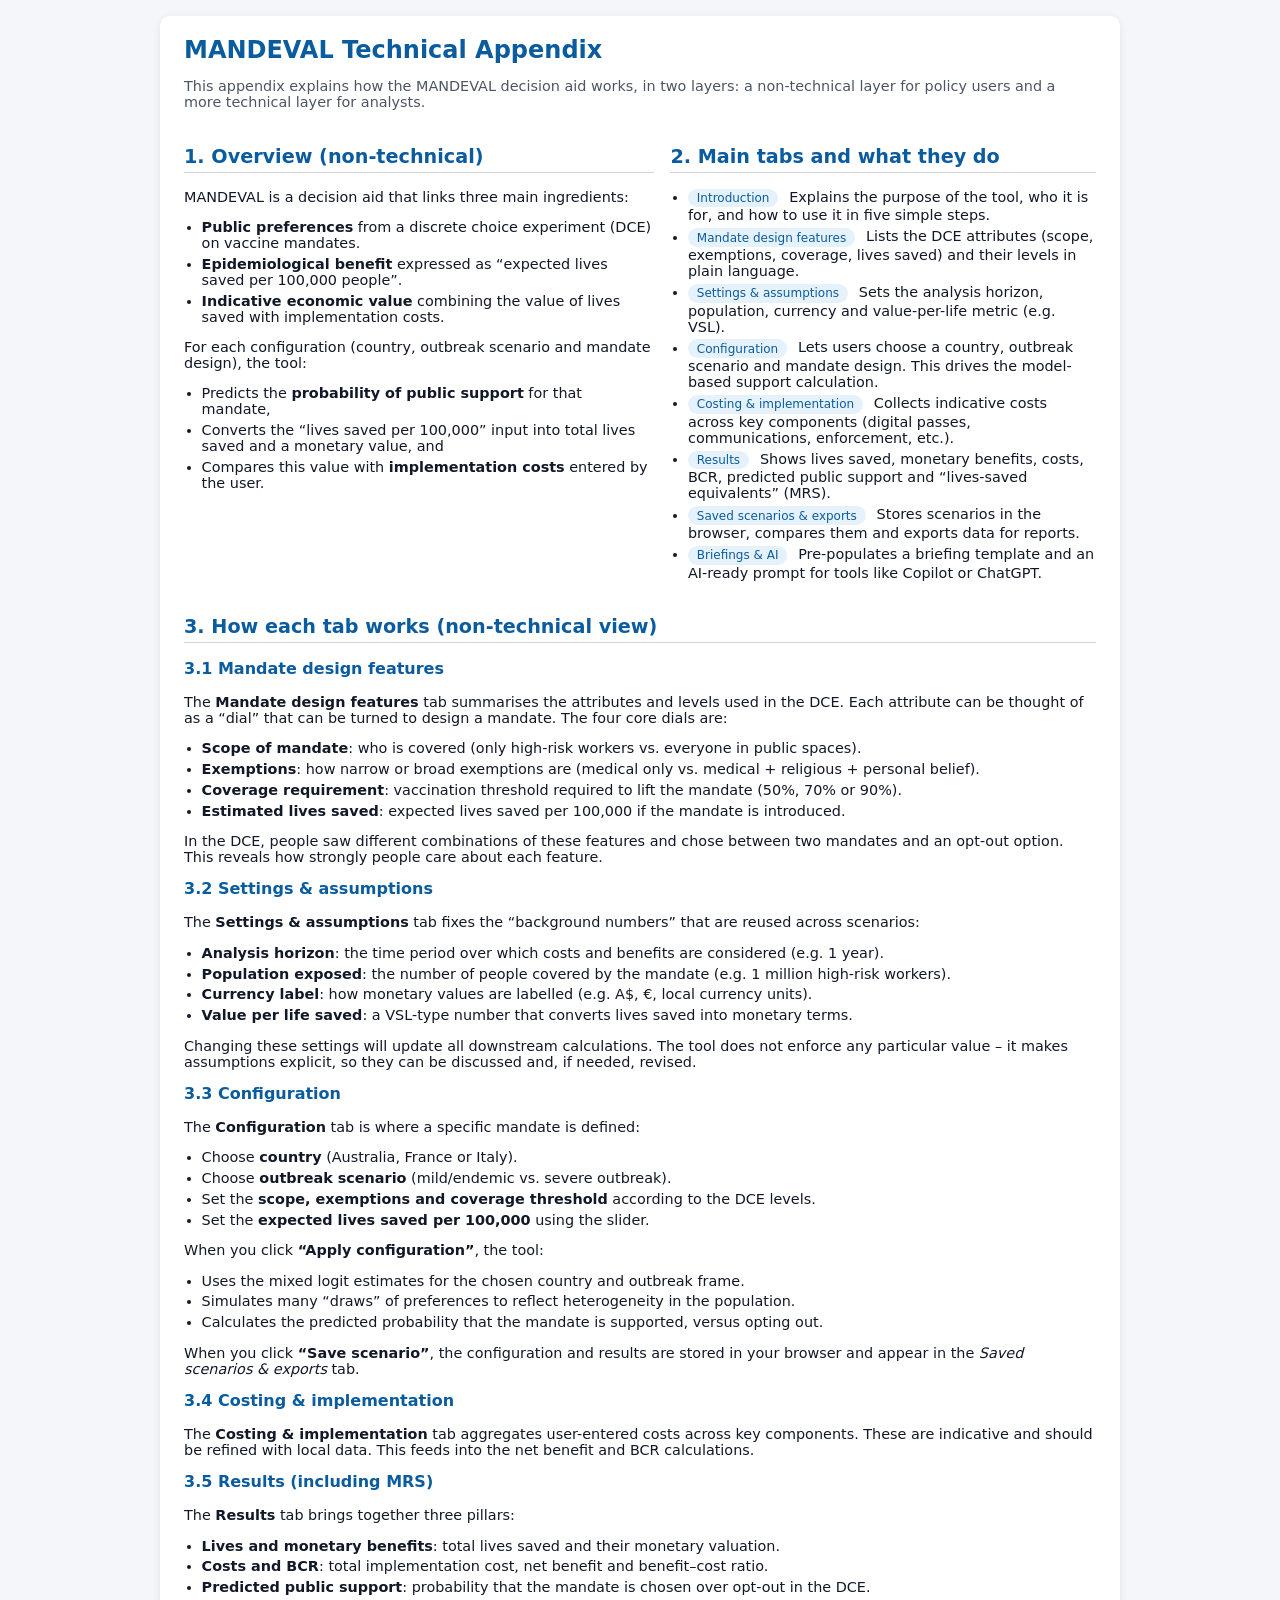
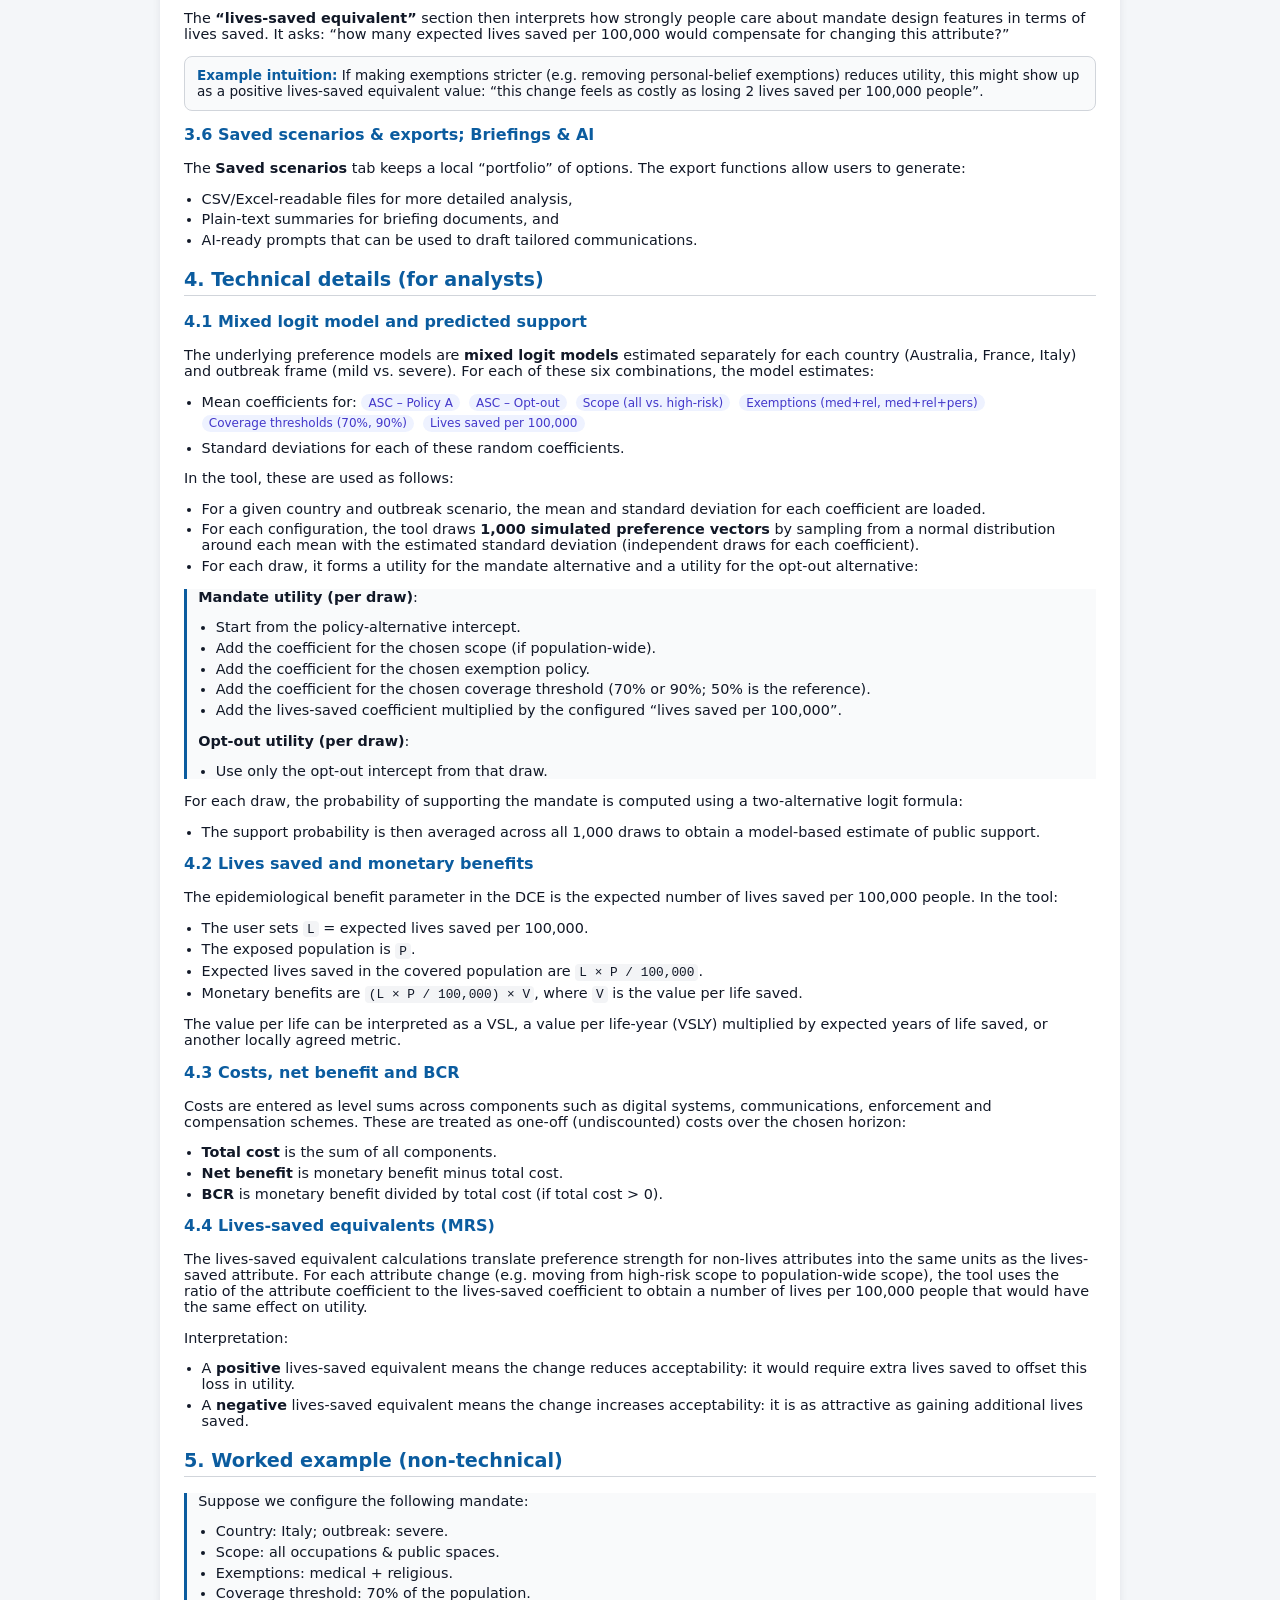
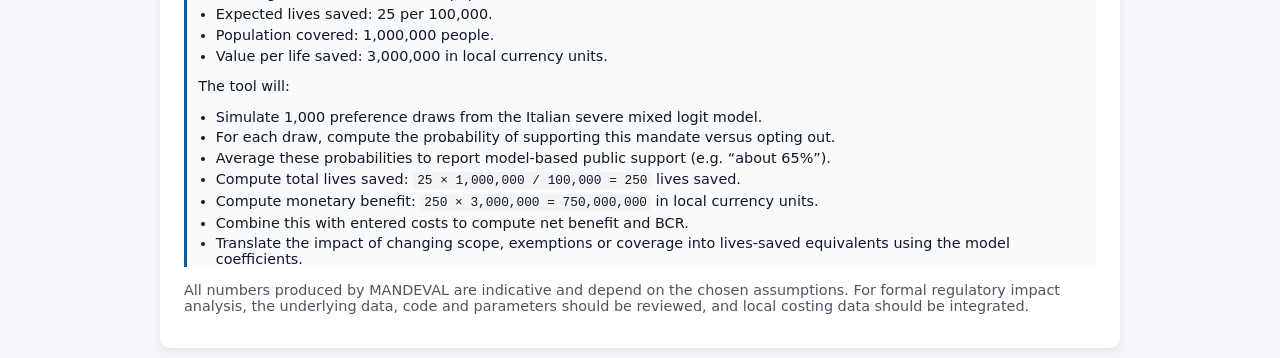
<file: technical-appendix.html>
<!DOCTYPE html>
<html lang="en">
<head>
  <meta charset="UTF-8">
  <title>MANDEVAL Technical Appendix</title>
  <meta name="viewport" content="width=device-width, initial-scale=1">
  <style>
    :root {
      --bg-body: #f4f6f9;
      --bg-card: #ffffff;
      --text-main: #111827;
      --text-muted: #4b5563;
      --accent: #0b5c9f;
      --accent-soft: #e5f2fb;
      --border-soft: #d1d5db;
      --font-main: system-ui, -apple-system, BlinkMacSystemFont, "Segoe UI",
        "Helvetica Neue", Arial, sans-serif;
    }

    * {
      box-sizing: border-box;
    }

    body {
      margin: 0;
      padding: 1rem;
      font-family: var(--font-main);
      background: var(--bg-body);
      color: var(--text-main);
    }

    .page {
      max-width: 960px;
      margin: 0 auto;
      background: var(--bg-card);
      border-radius: 10px;
      padding: 1.25rem 1.5rem;
      box-shadow: 0 2px 8px rgba(15, 23, 42, 0.08);
    }

    h1, h2, h3 {
      margin-top: 0;
      color: var(--accent);
    }

    h1 {
      font-size: 1.5rem;
      margin-bottom: 0.5rem;
    }

    h2 {
      font-size: 1.2rem;
      margin-top: 1.25rem;
      border-bottom: 1px solid var(--border-soft);
      padding-bottom: 0.25rem;
    }

    h3 {
      font-size: 1rem;
      margin-top: 0.9rem;
    }

    p {
      font-size: 0.9rem;
      color: var(--text-main);
    }

    .muted {
      color: var(--text-muted);
    }

    .pill {
      display: inline-block;
      padding: 0.15rem 0.55rem;
      border-radius: 999px;
      background: var(--accent-soft);
      color: var(--accent);
      font-size: 0.75rem;
      margin-right: 0.4rem;
    }

    .two-col {
      display: grid;
      grid-template-columns: minmax(0, 1.05fr) minmax(0, 0.95fr);
      gap: 1rem;
    }

    @media (max-width: 800px) {
      .two-col {
        grid-template-columns: minmax(0, 1fr);
      }
    }

    ul {
      padding-left: 1.1rem;
      font-size: 0.9rem;
    }

    li {
      margin-bottom: 0.3rem;
    }

    code {
      font-size: 0.8rem;
      background: #f3f4f6;
      padding: 0.05rem 0.25rem;
      border-radius: 4px;
    }

    .box {
      border-radius: 8px;
      border: 1px solid var(--border-soft);
      padding: 0.65rem 0.75rem;
      margin: 0.6rem 0;
      background: #f9fafb;
      font-size: 0.85rem;
    }

    .box strong {
      color: var(--accent);
    }

    .example {
      border-left: 3px solid var(--accent);
      padding-left: 0.7rem;
      margin: 0.5rem 0;
      background: #f9fafb;
    }

    table {
      width: 100%;
      border-collapse: collapse;
      margin: 0.5rem 0;
      font-size: 0.85rem;
    }

    th, td {
      padding: 0.35rem 0.4rem;
      border-bottom: 1px solid #e5e7eb;
      text-align: left;
    }

    th {
      background: #f3f4f6;
    }

    .tag {
      display: inline-block;
      padding: 0.1rem 0.45rem;
      border-radius: 999px;
      font-size: 0.75rem;
      background: #eef2ff;
      color: #4338ca;
      margin-right: 0.25rem;
      margin-bottom: 0.2rem;
    }

    .section-label {
      font-size: 0.75rem;
      text-transform: uppercase;
      letter-spacing: 0.08em;
      color: var(--text-muted);
      margin-bottom: 0.25rem;
    }
  </style>
</head>
<body>
  <div class="page">
    <h1>MANDEVAL Technical Appendix</h1>
    <p class="muted">
      This appendix explains how the MANDEVAL decision aid works, in two layers:
      a non-technical layer for policy users and a more technical layer for analysts.
    </p>

    <div class="two-col">
      <div>
        <h2>1. Overview (non-technical)</h2>
        <p>
          MANDEVAL is a decision aid that links three main ingredients:
        </p>
        <ul>
          <li><strong>Public preferences</strong> from a discrete choice experiment (DCE) on vaccine mandates.</li>
          <li><strong>Epidemiological benefit</strong> expressed as “expected lives saved per 100,000 people”.</li>
          <li><strong>Indicative economic value</strong> combining the value of lives saved with implementation costs.</li>
        </ul>
        <p>
          For each configuration (country, outbreak scenario and mandate design), the tool:
        </p>
        <ul>
          <li>Predicts the <strong>probability of public support</strong> for that mandate,</li>
          <li>Converts the “lives saved per 100,000” input into total lives saved and a monetary value, and</li>
          <li>Compares this value with <strong>implementation costs</strong> entered by the user.</li>
        </ul>
      </div>

      <div>
        <h2>2. Main tabs and what they do</h2>
        <ul>
          <li>
            <span class="pill">Introduction</span>
            Explains the purpose of the tool, who it is for, and how to use it in five simple steps.
          </li>
          <li>
            <span class="pill">Mandate design features</span>
            Lists the DCE attributes (scope, exemptions, coverage, lives saved) and their levels in plain language.
          </li>
          <li>
            <span class="pill">Settings &amp; assumptions</span>
            Sets the analysis horizon, population, currency and value-per-life metric (e.g. VSL).
          </li>
          <li>
            <span class="pill">Configuration</span>
            Lets users choose a country, outbreak scenario and mandate design. This drives the model-based support calculation.
          </li>
          <li>
            <span class="pill">Costing &amp; implementation</span>
            Collects indicative costs across key components (digital passes, communications, enforcement, etc.).
          </li>
          <li>
            <span class="pill">Results</span>
            Shows lives saved, monetary benefits, costs, BCR, predicted public support and “lives-saved equivalents” (MRS).
          </li>
          <li>
            <span class="pill">Saved scenarios &amp; exports</span>
            Stores scenarios in the browser, compares them and exports data for reports.
          </li>
          <li>
            <span class="pill">Briefings &amp; AI</span>
            Pre-populates a briefing template and an AI-ready prompt for tools like Copilot or ChatGPT.
          </li>
        </ul>
      </div>
    </div>

    <h2>3. How each tab works (non-technical view)</h2>

    <h3>3.1 Mandate design features</h3>
    <p>
      The <strong>Mandate design features</strong> tab summarises the attributes and levels used in the DCE. Each attribute
      can be thought of as a “dial” that can be turned to design a mandate. The four core dials are:
    </p>
    <ul>
      <li><strong>Scope of mandate</strong>: who is covered (only high-risk workers vs. everyone in public spaces).</li>
      <li><strong>Exemptions</strong>: how narrow or broad exemptions are (medical only vs. medical + religious + personal belief).</li>
      <li><strong>Coverage requirement</strong>: vaccination threshold required to lift the mandate (50%, 70% or 90%).</li>
      <li><strong>Estimated lives saved</strong>: expected lives saved per 100,000 if the mandate is introduced.</li>
    </ul>
    <p>
      In the DCE, people saw different combinations of these features and chose between two mandates and an opt-out option.
      This reveals how strongly people care about each feature.
    </p>

    <h3>3.2 Settings &amp; assumptions</h3>
    <p>
      The <strong>Settings &amp; assumptions</strong> tab fixes the “background numbers” that are reused across scenarios:
    </p>
    <ul>
      <li><strong>Analysis horizon</strong>: the time period over which costs and benefits are considered (e.g. 1 year).</li>
      <li><strong>Population exposed</strong>: the number of people covered by the mandate (e.g. 1 million high-risk workers).</li>
      <li><strong>Currency label</strong>: how monetary values are labelled (e.g. A$, €, local currency units).</li>
      <li><strong>Value per life saved</strong>: a VSL-type number that converts lives saved into monetary terms.</li>
    </ul>
    <p>
      Changing these settings will update all downstream calculations. The tool does not enforce any particular value – it
      makes assumptions explicit, so they can be discussed and, if needed, revised.
    </p>

    <h3>3.3 Configuration</h3>
    <p>
      The <strong>Configuration</strong> tab is where a specific mandate is defined:
    </p>
    <ul>
      <li>Choose <strong>country</strong> (Australia, France or Italy).</li>
      <li>Choose <strong>outbreak scenario</strong> (mild/endemic vs. severe outbreak).</li>
      <li>Set the <strong>scope, exemptions and coverage threshold</strong> according to the DCE levels.</li>
      <li>Set the <strong>expected lives saved per 100,000</strong> using the slider.</li>
    </ul>
    <p>
      When you click <strong>“Apply configuration”</strong>, the tool:
    </p>
    <ul>
      <li>Uses the mixed logit estimates for the chosen country and outbreak frame.</li>
      <li>Simulates many “draws” of preferences to reflect heterogeneity in the population.</li>
      <li>Calculates the predicted probability that the mandate is supported, versus opting out.</li>
    </ul>
    <p>
      When you click <strong>“Save scenario”</strong>, the configuration and results are stored in your browser and appear in
      the <em>Saved scenarios &amp; exports</em> tab.
    </p>

    <h3>3.4 Costing &amp; implementation</h3>
    <p>
      The <strong>Costing &amp; implementation</strong> tab aggregates user-entered costs across key components. These are
      indicative and should be refined with local data. This feeds into the net benefit and BCR calculations.
    </p>

    <h3>3.5 Results (including MRS)</h3>
    <p>
      The <strong>Results</strong> tab brings together three pillars:
    </p>
    <ul>
      <li><strong>Lives and monetary benefits</strong>: total lives saved and their monetary valuation.</li>
      <li><strong>Costs and BCR</strong>: total implementation cost, net benefit and benefit–cost ratio.</li>
      <li><strong>Predicted public support</strong>: probability that the mandate is chosen over opt-out in the DCE.</li>
    </ul>
    <p>
      The <strong>“lives-saved equivalent”</strong> section then interprets how strongly people care about mandate design
      features in terms of lives saved. It asks: “how many expected lives saved per 100,000 would compensate for changing this
      attribute?”
    </p>

    <div class="box">
      <strong>Example intuition:</strong>
      If making exemptions stricter (e.g. removing personal-belief exemptions) reduces utility, this might show up as a
      positive lives-saved equivalent value: “this change feels as costly as losing 2 lives saved per 100,000 people”.
    </div>

    <h3>3.6 Saved scenarios &amp; exports; Briefings &amp; AI</h3>
    <p>
      The <strong>Saved scenarios</strong> tab keeps a local “portfolio” of options. The export functions allow users to
      generate:
    </p>
    <ul>
      <li>CSV/Excel-readable files for more detailed analysis,</li>
      <li>Plain-text summaries for briefing documents, and</li>
      <li>AI-ready prompts that can be used to draft tailored communications.</li>
    </ul>

    <h2>4. Technical details (for analysts)</h2>

    <h3>4.1 Mixed logit model and predicted support</h3>
    <p>
      The underlying preference models are <strong>mixed logit models</strong> estimated separately for each country
      (Australia, France, Italy) and outbreak frame (mild vs. severe). For each of these six combinations, the model
      estimates:
    </p>
    <ul>
      <li>Mean coefficients for:
        <span class="tag">ASC – Policy A</span>
        <span class="tag">ASC – Opt-out</span>
        <span class="tag">Scope (all vs. high-risk)</span>
        <span class="tag">Exemptions (med+rel, med+rel+pers)</span>
        <span class="tag">Coverage thresholds (70%, 90%)</span>
        <span class="tag">Lives saved per 100,000</span>
      </li>
      <li>Standard deviations for each of these random coefficients.</li>
    </ul>
    <p>
      In the tool, these are used as follows:
    </p>
    <ul>
      <li>
        For a given country and outbreak scenario, the mean and standard deviation for each coefficient are loaded.
      </li>
      <li>
        For each configuration, the tool draws <strong>1,000 simulated preference vectors</strong> by sampling from a normal
        distribution around each mean with the estimated standard deviation (independent draws for each coefficient).
      </li>
      <li>
        For each draw, it forms a utility for the mandate alternative and a utility for the opt-out alternative:
      </li>
    </ul>
    <div class="example">
      <p>
        <strong>Mandate utility (per draw)</strong>:
      </p>
      <ul>
        <li>Start from the policy-alternative intercept.</li>
        <li>Add the coefficient for the chosen scope (if population-wide).</li>
        <li>Add the coefficient for the chosen exemption policy.</li>
        <li>Add the coefficient for the chosen coverage threshold (70% or 90%; 50% is the reference).</li>
        <li>Add the lives-saved coefficient multiplied by the configured “lives saved per 100,000”.</li>
      </ul>
      <p>
        <strong>Opt-out utility (per draw)</strong>:
      </p>
      <ul>
        <li>Use only the opt-out intercept from that draw.</li>
      </ul>
    </div>
    <p>
      For each draw, the probability of supporting the mandate is computed using a two-alternative logit formula:
    </p>
    <ul>
      <li>The support probability is then averaged across all 1,000 draws to obtain a model-based estimate of public support.</li>
    </ul>

    <h3>4.2 Lives saved and monetary benefits</h3>
    <p>
      The epidemiological benefit parameter in the DCE is the expected number of lives saved per 100,000 people. In the tool:
    </p>
    <ul>
      <li>The user sets <code>L</code> = expected lives saved per 100,000.</li>
      <li>The exposed population is <code>P</code>.</li>
      <li>Expected lives saved in the covered population are <code>L × P / 100,000</code>.</li>
      <li>Monetary benefits are <code>(L × P / 100,000) × V</code>, where <code>V</code> is the value per life saved.</li>
    </ul>
    <p>
      The value per life can be interpreted as a VSL, a value per life-year (VSLY) multiplied by expected years of life saved,
      or another locally agreed metric.
    </p>

    <h3>4.3 Costs, net benefit and BCR</h3>
    <p>
      Costs are entered as level sums across components such as digital systems, communications, enforcement and compensation
      schemes. These are treated as one-off (undiscounted) costs over the chosen horizon:
    </p>
    <ul>
      <li><strong>Total cost</strong> is the sum of all components.</li>
      <li><strong>Net benefit</strong> is monetary benefit minus total cost.</li>
      <li><strong>BCR</strong> is monetary benefit divided by total cost (if total cost &gt; 0).</li>
    </ul>

    <h3>4.4 Lives-saved equivalents (MRS)</h3>
    <p>
      The lives-saved equivalent calculations translate preference strength for non-lives attributes into the same units as
      the lives-saved attribute. For each attribute change (e.g. moving from high-risk scope to population-wide scope), the
      tool uses the ratio of the attribute coefficient to the lives-saved coefficient to obtain a number of lives per
      100,000 people that would have the same effect on utility.
    </p>
    <p>
      Interpretation:
    </p>
    <ul>
      <li>
        A <strong>positive</strong> lives-saved equivalent means the change reduces acceptability: it would require extra
        lives saved to offset this loss in utility.
      </li>
      <li>
        A <strong>negative</strong> lives-saved equivalent means the change increases acceptability: it is as attractive as
        gaining additional lives saved.
      </li>
    </ul>

    <h2>5. Worked example (non-technical)</h2>

    <div class="example">
      <p>
        Suppose we configure the following mandate:
      </p>
      <ul>
        <li>Country: Italy; outbreak: severe.</li>
        <li>Scope: all occupations &amp; public spaces.</li>
        <li>Exemptions: medical + religious.</li>
        <li>Coverage threshold: 70% of the population.</li>
        <li>Expected lives saved: 25 per 100,000.</li>
        <li>Population covered: 1,000,000 people.</li>
        <li>Value per life saved: 3,000,000 in local currency units.</li>
      </ul>
      <p>
        The tool will:
      </p>
      <ul>
        <li>Simulate 1,000 preference draws from the Italian severe mixed logit model.</li>
        <li>For each draw, compute the probability of supporting this mandate versus opting out.</li>
        <li>Average these probabilities to report model-based public support (e.g. “about 65%”).</li>
        <li>
          Compute total lives saved: <code>25 × 1,000,000 / 100,000 = 250</code> lives saved.
        </li>
        <li>
          Compute monetary benefit: <code>250 × 3,000,000 = 750,000,000</code> in local currency units.
        </li>
        <li>
          Combine this with entered costs to compute net benefit and BCR.
        </li>
        <li>
          Translate the impact of changing scope, exemptions or coverage into lives-saved equivalents using the model
          coefficients.
        </li>
      </ul>
    </div>

    <p class="muted">
      All numbers produced by MANDEVAL are indicative and depend on the chosen assumptions. For formal regulatory impact
      analysis, the underlying data, code and parameters should be reviewed, and local costing data should be integrated.
    </p>
  </div>
</body>
</html>
</file>
